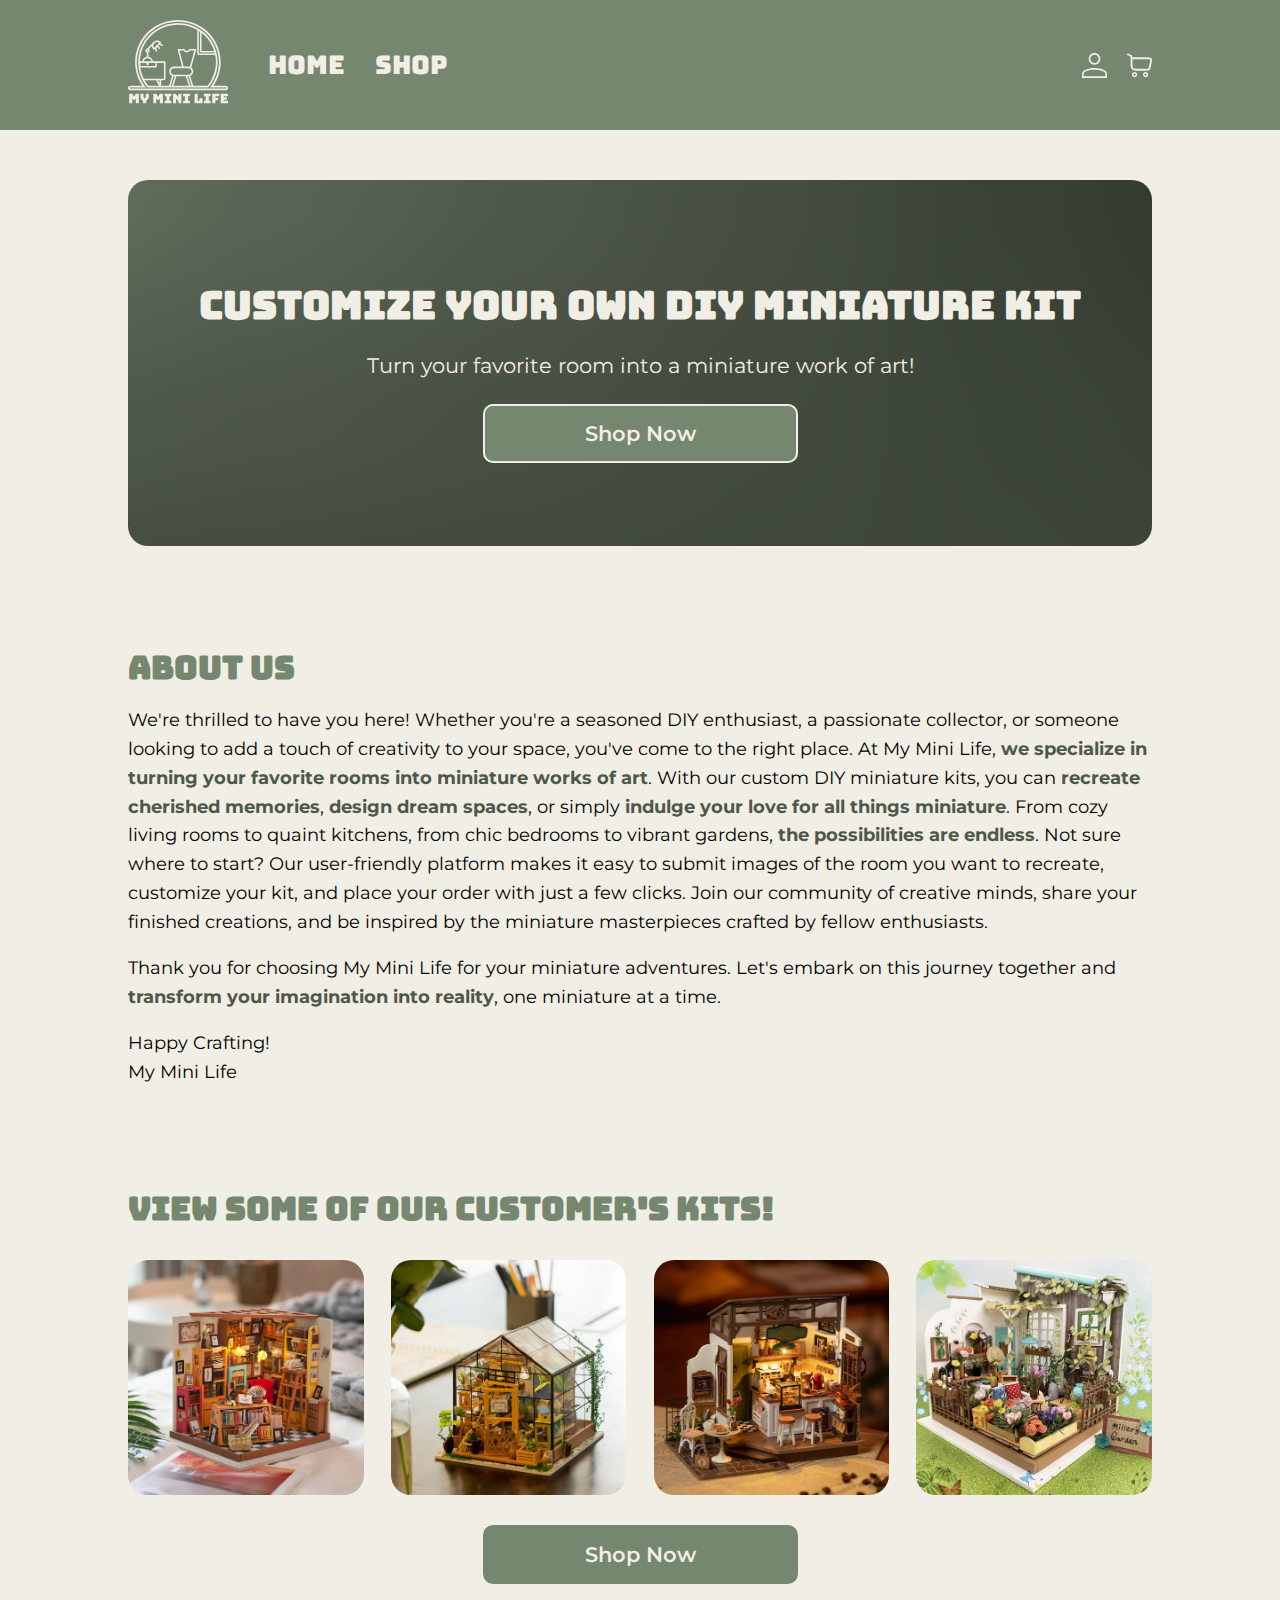
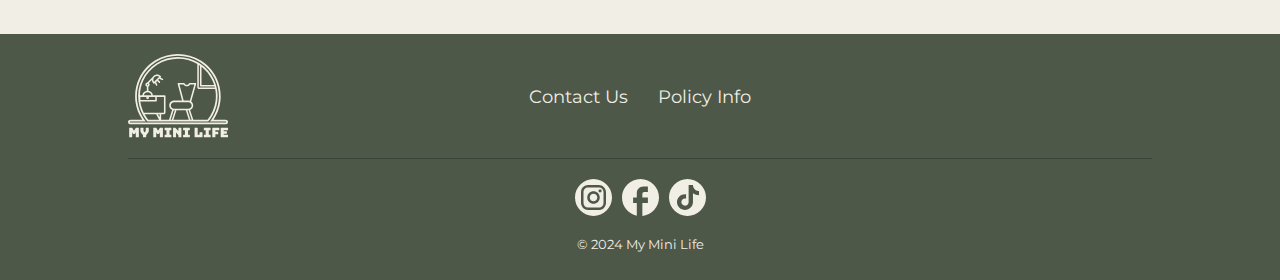
<file: index.html>
<!DOCTYPE html>
<html lang="en">
<head>
    <meta charset="UTF-8">
    <meta name="viewport" content="width=device-width, initial-scale=1.0">
    <title>My Mini Life</title>
    <link rel="stylesheet" href="style.css">
</head>
<body>
    <header>
        <nav>
            <a href="index.html"><img src="images/logo.svg" alt="My Mini Life logo"></a>
            <ul>
                <li><a href="index.html">home</a></li>
                <li><a href="shop.html">shop</a></li>
            </ul>
            <div>
                <img src="images/account.svg" alt="Account" class="nav-icons">
                <img src="images/cart.svg" alt="Shopping cart" class="nav-icons">
            </div>
            <button class="menu-toggle">☰</button>
        </nav>
    </header>
    <section id="banner">
        <h1>Customize your own DIY Miniature Kit</h1>
        <p>Turn your favorite room into a miniature work of art!</p>
        <a href="shop.html" id="banner-button">Shop Now</a>
    </section>
    <section id="about">
        <h2>About Us</h2>
        <p>We're thrilled to have you here! Whether you're a seasoned DIY enthusiast, a passionate collector, or someone looking to add a touch of creativity to your space, you've come to the right place. At My Mini Life, <strong>we specialize in turning your favorite rooms into miniature works of art</strong>. With our custom DIY miniature kits, you can <strong>recreate cherished memories</strong>, <strong>design dream spaces</strong>, or simply <strong>indulge your love for all things miniature</strong>. From cozy living rooms to quaint kitchens, from chic bedrooms to vibrant gardens, <strong>the possibilities are endless</strong>. Not sure where to start? Our user-friendly platform makes it easy to submit images of the room you want to recreate, customize your kit, and place your order with just a few clicks. Join our community of creative minds, share your finished creations, and be inspired by the miniature masterpieces crafted by fellow enthusiasts.</p>
        <p>Thank you for choosing My Mini Life for your miniature adventures. Let's embark on this journey together and <strong>transform your imagination into reality</strong>, one miniature at a time.</p>
        <p>Happy Crafting!<br>My Mini Life</p>
    </section>
    <section>
        <h2>View some of our customer's kits!</h2>
        <div id="view-kits">
            <img src="images/kit1.png" alt="Library miniature kit" class="kits">
            <img src="images/kit2.png" alt="Greenhouse minature kit" class="kits">
            <img src="images/kit3.png" alt="Cafe minature kit" class="kits">
            <img src="images/kit4.png" alt="Garden minature kit" class="kits">
        </div>
        <div id="center-container">
            <a href="shop.html" class="button">Shop Now</a>
        </div>
    </section>
    <footer>
        <img src="images/logo.svg" alt="My Mini Life logo">
        <ul>
            <li>Contact Us</li>
            <li>Policy Info</li>
        </ul>
        <div class="spacer"></div>
        <div id="socials">
            <div id="socials-icons">
                <img src="images/instagram.svg" alt="Instagram">
                <img src="images/facebook.svg" alt="Facebook">
                <img src="images/tiktok.svg" alt="TikTok">   
            </div>
            <p>© 2024 My Mini Life</p>
        </div>
    </footer>
    <script src="script.js"></script>
</body>
</html>
</file>
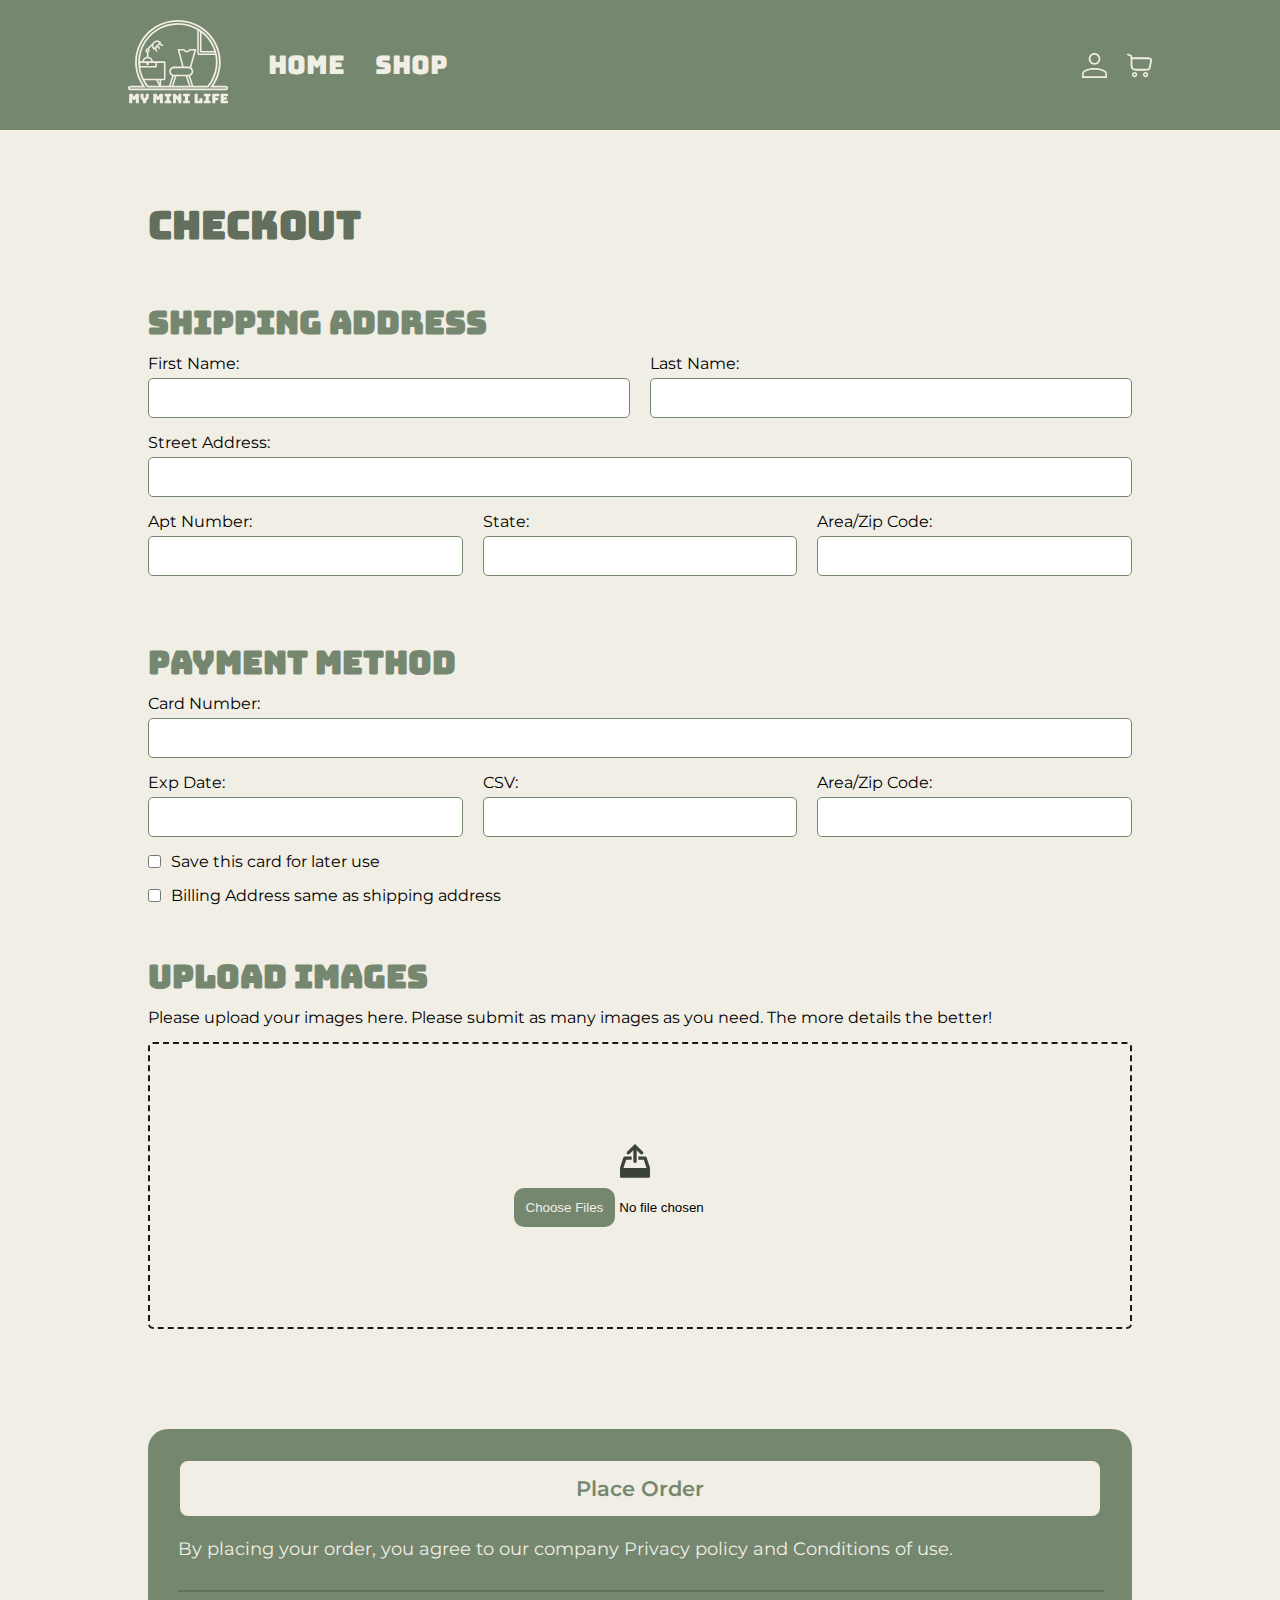
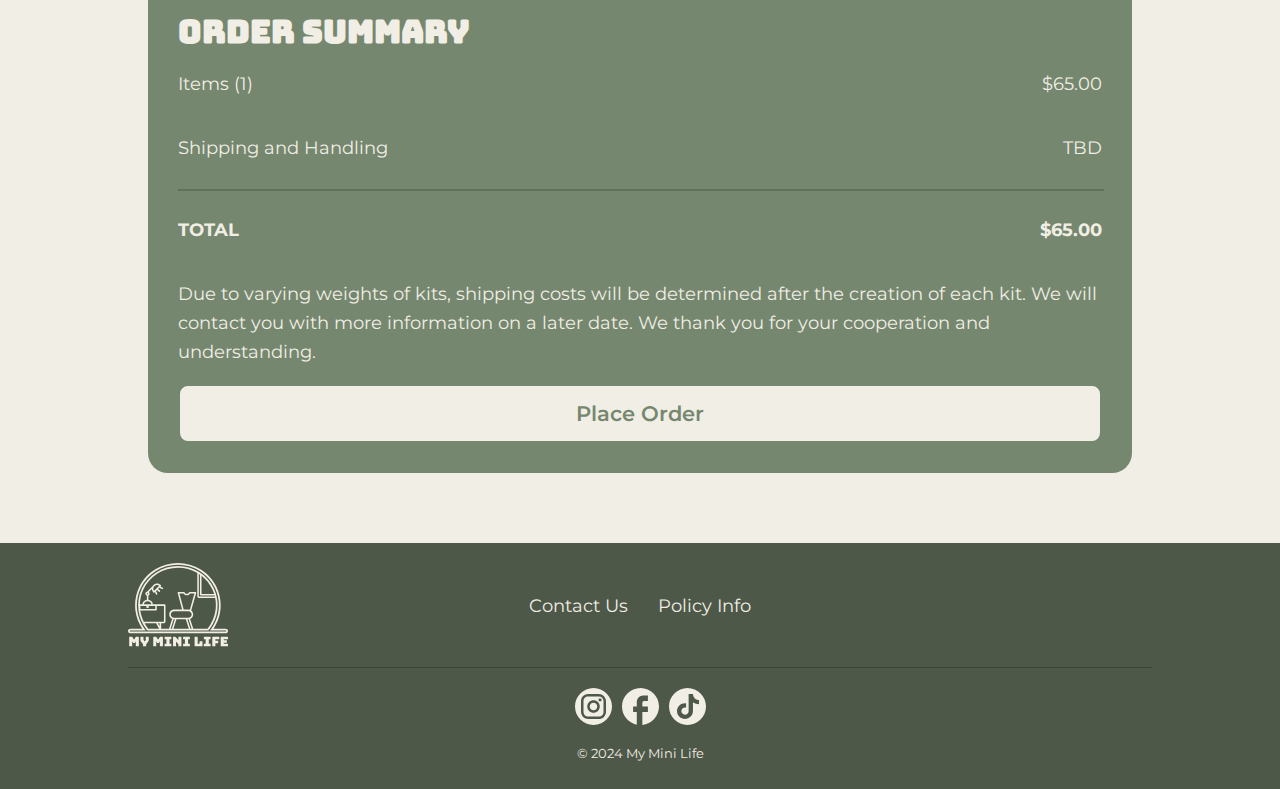
<file: checkout.html>
<!DOCTYPE html>
<html lang="en">
<head>
    <meta charset="UTF-8">
    <meta name="viewport" content="width=device-width, initial-scale=1.0">
    <title>Checkout - My Mini Life</title>
    <link rel="stylesheet" href="style.css">
</head>
<body>
    <header>
        <nav>
            <a href="index.html"><img src="images/logo.svg" alt="My Mini Life logo"></a>
            <ul>
                <li><a href="index.html">home</a></li>
                <li><a href="shop.html">shop</a></li>
            </ul>
            <div>
                <img src="images/account.svg" alt="Account" class="nav-icons">
                <img src="images/cart.svg" alt="Shopping cart" class="nav-icons">
            </div>
            <button class="menu-toggle">☰</button>
        </nav>
    </header>
    <section id="checkout">
        <div id="checkout-form">
            <h1>Checkout</h1>
            <h2 id="h2-1">Shipping Address</h2>
            <form>
                <div class="inputs-col">
                    <label>First Name:<input type="text"></label>
                    <label>Last Name:<input type="text"></label>
                </div>
                <label>Street Address:<input type="text"></label>
                <div class="inputs-col">
                    <label>Apt Number:<input type="text"></label>
                    <label>State:<input type="text"></label>
                    <label>Area/Zip Code:<input type="number"></label>
                </div>
            </form>
            <form>
                <h2>Payment Method</h2>
                <label>Card Number:<input type="number"></label>
                <div class="inputs-col">
                    <label>Exp Date:<input type="text"></label> <!-- would have used the month input, but it wasn't very customizable :( (it looked weird on mobile)-->
                    <label>CSV:<input type="number"></label>
                    <label>Area/Zip Code:<input type="number"></label>
                </div>
                <label class="checkbox"><input type="checkbox"> Save this card for later use</label>
                <label class="checkbox"><input type="checkbox"> Billing Address same as shipping address</label>
            </form>
            <h2>Upload Images</h2>
            <label>Please upload your images here. Please submit as many images as you need. The more details the better!</label>
                <div id="upload">
                    <img src="images/upload.svg" alt="Upload images">
                    <input type="file" accept=".jpg, .jpeg, .png" multiple>
                </div>
        </div>
        <div id="order-summary">
            <a href="thank-you.html" class="button">Place Order</a>
            <p>By placing your order, you agree to our company Privacy policy and Conditions of use.</p>
            <hr>
            <h2>Order Summary</h2>
            <div class="order">
                <p>Items (1)</p>
                <p>$65.00</p>
            </div>
            <div class="order">
                <p>Shipping and Handling</p>
                <p>TBD</p>
            </div>
            <hr>
            <div class="order">
                <p><strong class="total">Total</strong></p>
                <p><strong class="total">$65.00</strong></p>
            </div>
            <p>Due to varying weights of kits, shipping costs will be determined after the creation of each kit. We will contact you with more information on a later date. We thank you for your cooperation and understanding.</p>
            <a href="thank-you.html" class="button">Place Order</a>
        </div>
    </section>
    <footer>
        <img src="images/logo.svg" alt="My Mini Life logo">
        <ul>
            <li>Contact Us</li>
            <li>Policy Info</li>
        </ul>
        <div class="spacer"></div>
        <div id="socials">
            <div id="socials-icons">
                <img src="images/instagram.svg" alt="Instagram">
                <img src="images/facebook.svg" alt="Facebook">
                <img src="images/tiktok.svg" alt="TikTok">   
            </div>
            <p>© 2024 My Mini Life</p>
        </div>
    </footer>
    <script src="script.js"></script>
</body>
</html>
</file>
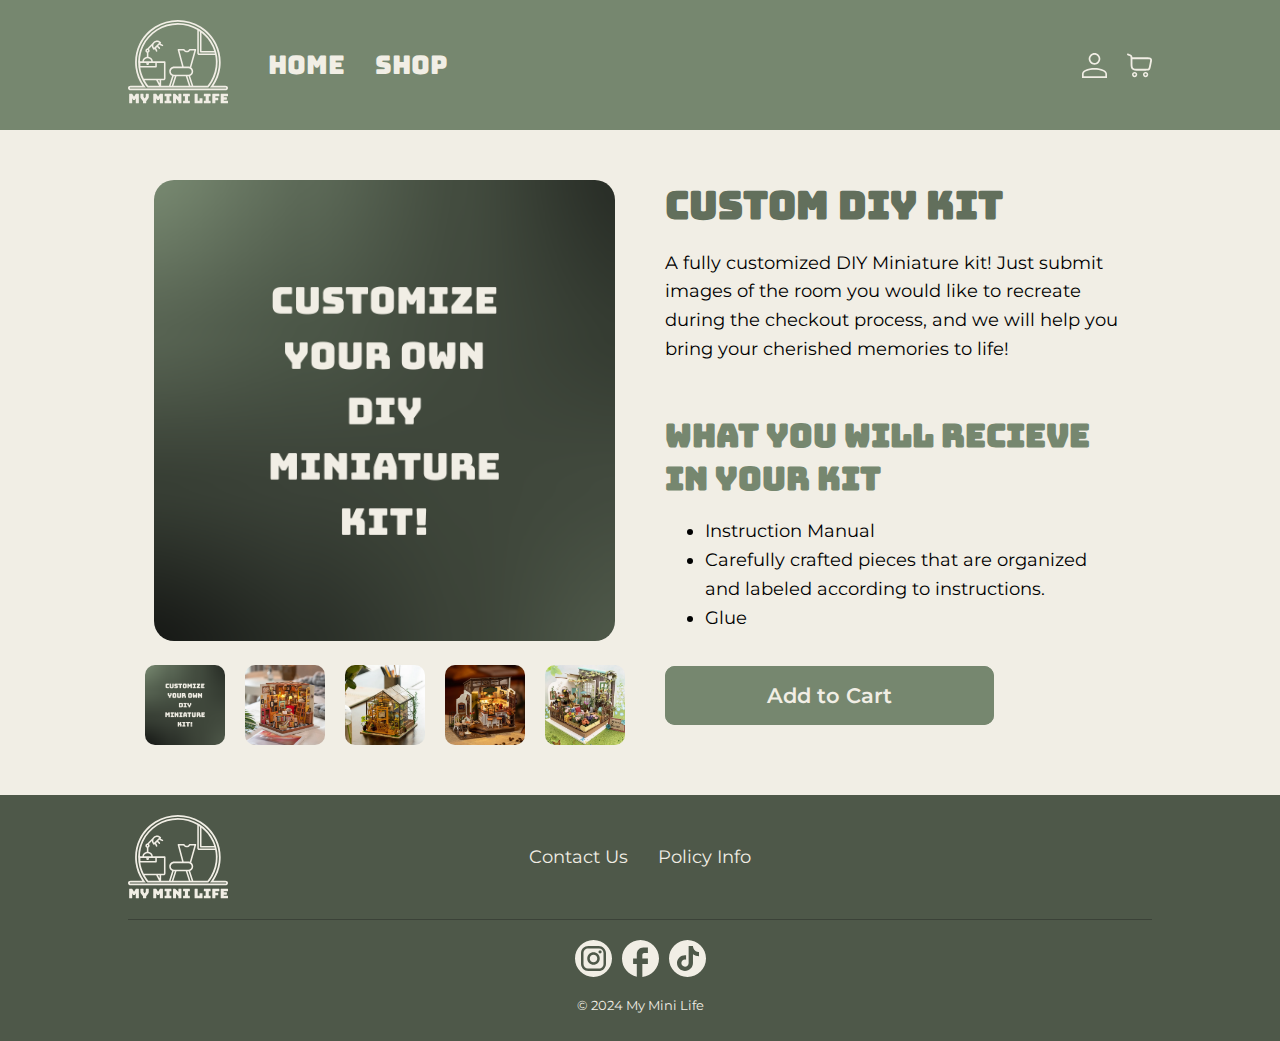
<file: shop.html>
<!DOCTYPE html>
<html lang="en">
<head>
    <meta charset="UTF-8">
    <meta name="viewport" content="width=device-width, initial-scale=1.0">
    <title>Shop - My Mini Life</title>
    <link rel="stylesheet" href="style.css">
</head>
<body>
    <header>
        <nav>
            <a href="index.html"><img src="images/logo.svg" alt="My Mini Life logo"></a>
            <ul>
                <li><a href="index.html">home</a></li>
                <li><a href="shop.html">shop</a></li>
            </ul>
            <div>
                <img src="images/account.svg" alt="Account" class="nav-icons">
                <img src="images/cart.svg" alt="Shopping cart" class="nav-icons">
            </div>
            <button class="menu-toggle">☰</button>
        </nav>
    </header>
    <section id="product">
        <div id="tab-gallery">
            <div id="main-image">
                <img src="images/product.png" alt="Custom Miniature Kit" id="current-image">
            </div>
            <div id="tabs">
                <img src="images/product.png" alt="Custom Miniature Kit" class="tab" data-src="images/product.png">
                <img src="images/kit1.png" alt="Library miniature kit" class="tab" data-src="images/kit1.png">
                <img src="images/kit2.png" alt="Greenhouse minature kit" class="tab" data-src="images/kit2.png">
                <img src="images/kit3.png" alt="Cafe minature kit" class="tab" data-src="images/kit3.png">
                <img src="images/kit4.png" alt="Garden minature kit" class="tab" data-src="images/kit4.png">
            </div>
        </div>
        <div id="product-info">
            <div id="description">
                <h1>Custom DIY Kit</h1>
                <p>A fully customized DIY Miniature kit! Just submit images of the room you would like to recreate during the checkout process, and we will help you bring your cherished memories to life!</p>
            </div>
            <div id="materials">
                <h2>What You Will Recieve in Your Kit</h2>
                <ul>
                    <li>Instruction Manual</li>
                    <li>Carefully crafted pieces that are organized and labeled according to instructions.</li>
                    <li>Glue</li>
                </ul>
            </div>
            <a href="checkout.html" class="button">Add to Cart</a>
        </div>
    </section>
    <footer>
        <img src="images/logo.svg" alt="My Mini Life logo">
        <ul>
            <li>Contact Us</li>
            <li>Policy Info</li>
        </ul>
        <div class="spacer"></div>
        <div id="socials">
            <div id="socials-icons">
                <img src="images/instagram.svg" alt="Instagram">
                <img src="images/facebook.svg" alt="Facebook">
                <img src="images/tiktok.svg" alt="TikTok">   
            </div>
            <p>© 2024 My Mini Life</p>
        </div>
    </footer>
    <script src="script.js"></script>
</body>
</html>
</file>
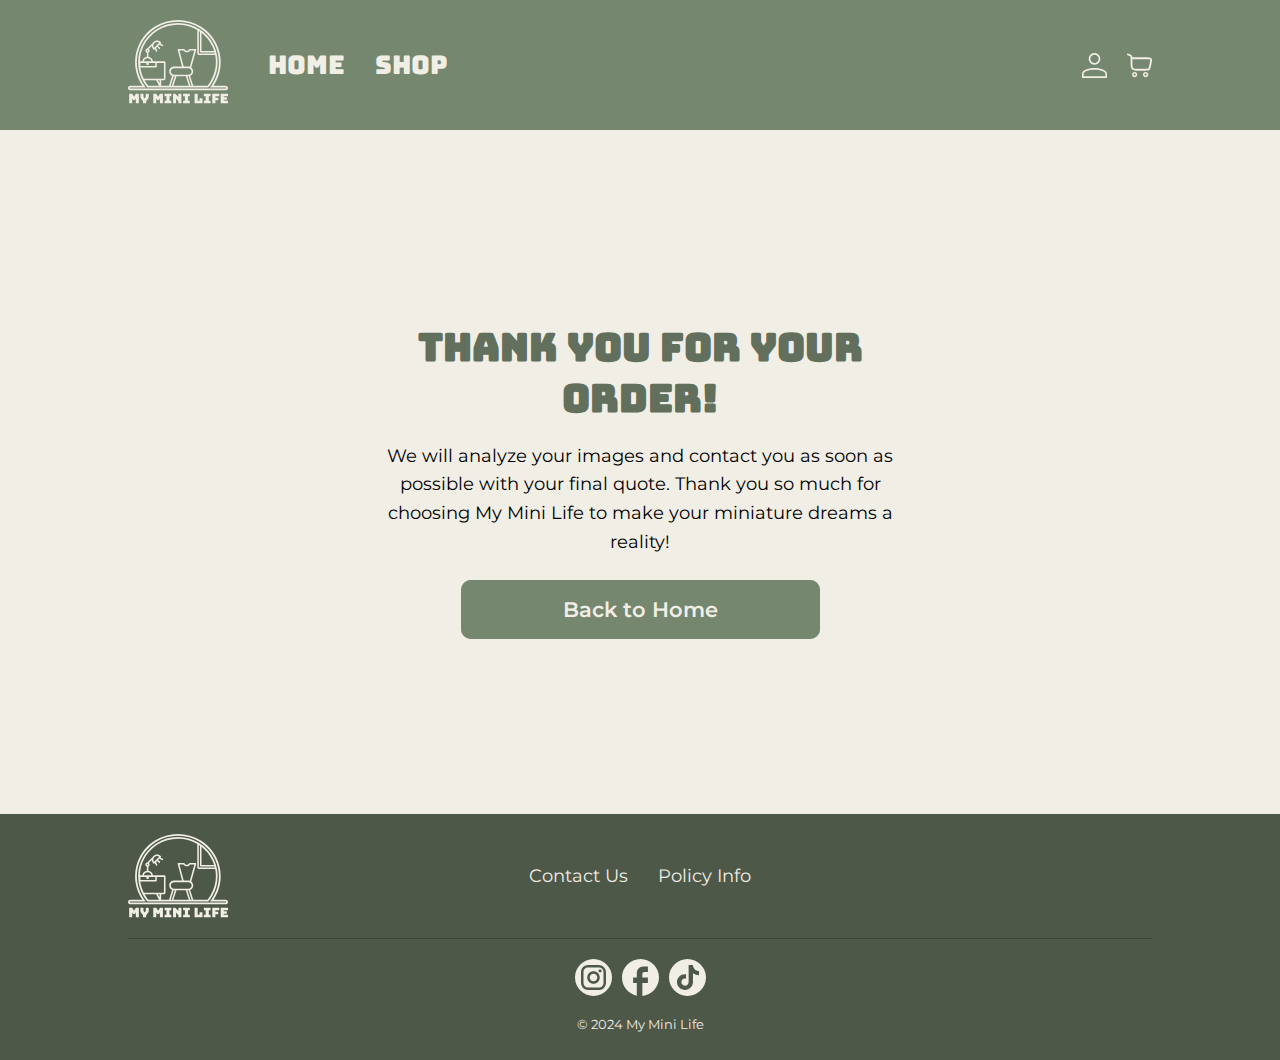
<file: thank-you.html>
<!DOCTYPE html>
<html lang="en">
<head>
    <meta charset="UTF-8">
    <meta name="viewport" content="width=device-width, initial-scale=1.0">
    <title>Thank You! - My Mini Life</title>
    <link rel="stylesheet" href="style.css">
</head>
<body>
    <header>
        <nav>
            <a href="index.html"><img src="images/logo.svg" alt="My Mini Life logo"></a>
            <ul>
                <li><a href="index.html">home</a></li>
                <li><a href="shop.html">shop</a></li>
            </ul>
            <div>
                <img src="images/account.svg" alt="Account" class="nav-icons">
                <img src="images/cart.svg" alt="Shopping cart" class="nav-icons">
            </div>
            <button class="menu-toggle">☰</button>
        </nav>
    </header>
    <section id="thank-you">
        <h1>Thank you for your order!</h1>
        <p>We will analyze your images and contact you as soon as possible with your final quote. Thank you so much for choosing My Mini Life to make your miniature dreams a reality!</p>
        <a href="index.html" class="button">Back to Home</a>
    </section>
    <footer>
        <img src="images/logo.svg" alt="My Mini Life logo">
        <ul>
            <li>Contact Us</li>
            <li>Policy Info</li>
        </ul>
        <div class="spacer"></div>
        <div id="socials">
            <div id="socials-icons">
                <img src="images/instagram.svg" alt="Instagram">
                <img src="images/facebook.svg" alt="Facebook">
                <img src="images/tiktok.svg" alt="TikTok">   
            </div>
            <p>© 2024 My Mini Life</p>
        </div>
    </footer>
    <script src="script.js"></script>
</body>
</html>
</file>
<file: style.css>
@import url('https://fonts.googleapis.com/css2?family=Bungee&family=Montserrat:ital,wght@0,100..900;1,100..900&display=swap');

:root {
/** Primary colors */
--color-primary-a0: #f1eee5;
--color-primary-a10: #c4c2bb;
--color-primary-a20: #9a9892;
--color-primary-a30: #71706c;
--color-primary-a40: #4b4a47;
--color-primary-a50: #272726;

/** Accent colors */
--color-accent-a0: #76876f;
--color-accent-a10: #626f5c;
--color-accent-a20: #4e5849;
--color-accent-a30: #3b4238;
--color-accent-a40: #292e27;
--color-accent-a50: #181a17;

/** Neutral colors 
--color-neutral-a0: #ffffff;
--color-neutral-a10: #c6c6c6;
--color-neutral-a20: #919191;
--color-neutral-a30: #5e5e5e;
--color-neutral-a40: #303030;
--color-neutral-a50: #000000;*/
}

body {
    font-family: 'Montserrat', Arial, Helvetica, sans-serif;
    background-color: var(--color-primary-a0);
    margin: 0 auto;
}

section {
    margin: 0 10%;
}

h1 {
    font-family: 'Bungee', 'Montserrat', Arial, Helvetica, sans-serif;
    color: var(--color-accent-a10);
    font-size: 2.4rem;
    margin: 0;
}

h2 {
    font-family: 'Bungee', 'Montserrat', Arial, Helvetica, sans-serif;
    font-size: 2rem;
    color: var(--color-accent-a0);
    margin: 0 ;
}

p {
    font-size: 1.1rem;
    line-height: 1.8rem;
}


/* ----- HEADER -----*/
header {
    background-color: var(--color-accent-a0);
    position: sticky;
    top: 0;
    padding: 20px 10%;
}

nav {
    display: flex;
    align-items: center;
    justify-content: space-between;
    flex-wrap: wrap;
}

nav ul  {
    display: flex;
    justify-content: flex-start;
    flex-grow: 1;
    gap: 30px;
    list-style: none;
    font-family: 'Bungee', 'Montserrat', Arial, Helvetica, sans-serif;
    text-transform: uppercase;
}

nav a {
    text-decoration: none;
    color: var(--color-primary-a0);
    font-size: 1.6rem;
}

nav a:hover {
    text-decoration: underline;
    text-underline-offset: 7px;
}

nav div {
    display: flex;
    gap: 20px;
}

.nav-icons {
    width: 25px;
}

.nav-icons:hover {
    transform: scale(1.1);
}

.menu-toggle {
    display: none;
}


/* ----- FOOTER -----*/
footer {
    background-color: var(--color-accent-a20);
    color: var(--color-primary-a0);
    display: flex;
    justify-content: space-between;
    align-items: center;
    flex: 0 0 auto;
    flex-wrap: wrap;
    padding: 20px 10%;
}

footer ul {
    display: flex;
    list-style: none;
    align-items: center;
    justify-content: center;
    flex: 1;
    text-align: center;
    padding: 0;
    gap: 30px;
    font-size: 1.1rem;
}

.spacer {
    width: 100px;
}

#socials {
    width: 100%;
    display: flex;
    flex-direction: column;
    align-items: center;
    justify-content: center;
    gap: 10px;
    border-top: 1px solid var(--color-accent-a30);
    padding-top: 20px;
    margin-top: 20px;
}

#socials-icons {
    display: flex;
    gap: 10px;
    margin-bottom: 5px;
}

footer p {
    margin: 0;
    font-size: .8rem;
}


/* ----- HOME -----*/
#banner {
    background-image: url(images/banner.png);
    background-repeat: no-repeat;
    background-size: cover;
    background-position: center;
    text-align: center;
    padding: 100px 50px;
    margin: 50px 10% 100px;
    border-radius: 20px;
    color: var(--color-primary-a0);
}

#banner h1 {
    color: var(--color-primary-a0);
}

#banner p {
    font-size: 1.3rem;
    margin-bottom: 40px;
}

#banner-button {
    background-color: var(--color-accent-a0);
    font-family: 'Montserrat', Arial, Helvetica, sans-serif;
    font-size: 1.3rem;
    padding: 15px 100px;
    border: 2px solid var(--color-primary-a0);
    border-radius: 10px;
    font-weight: 600;
    color: var(--color-primary-a0);
    text-decoration: none;
}

#banner-button:hover {
    cursor: pointer;
    background-color: var(--color-accent-a0) 0%;
}

#about {
    margin-bottom: 100px;
}

strong {
    color: var(--color-accent-a20);
}

#view-kits {
   display: flex;
   justify-content: space-between;
   flex-wrap: wrap;
   gap: 20px;
   margin: 30px 0;
}

.kits {
    width: 23%;
    border-radius: 20px;
    transition: transform 0.3s ease;
}

.kits:hover {
    transform: scale(1.05);
}

#center-container {
    display: flex;
    justify-content: center;
    align-items: center;
    margin: 30px 30px 50px;
}

.button {
    background-color: var(--color-accent-a0);
    color: var(--color-primary-a0);
    font-family: 'Montserrat', Arial, Helvetica, sans-serif;
    font-weight: 600;
    font-size: 1.3rem;
    border: 2px solid var(--color-accent-a0);
    padding: 15px 100px;
    border-radius: 10px;
    text-decoration: none;
    text-align: center;
}

.button:hover {
    cursor: pointer;
    background-color: var(--color-accent-a0) 0%;
    border: 2px solid var(--color-accent-a0);
    color: var(--color-accent-a0);
}


/* ----- SHOP -----*/
#product {
    display: flex;
    flex-wrap: wrap;
    justify-content: center;
    align-items: flex-start;
    gap: 50px;
    margin: 50px 10%;
}

#tab-gallery {
    display: flex;
    flex-direction: column;
    align-items: center;
    gap: 20px;
    width: 45%;
    min-width: 300px;
}

#main-image {
    width: 100%;
    text-align: center;
}

#main-image img {
    width: 100%;
    max-width: 100%;
    border-radius: 20px;
}

#tabs {
    display: flex;
    justify-content: center;
    gap: 20px;
    width: 100%;
}

#tabs .tab {
    width: 80px;
    border-radius: 10px;
    cursor: pointer;
    transition: transform 0.2s;
}

#tabs .tab:hover {
    transform: scale(1.1);
}

#product-info {
    width: 45%;
    min-width: 300px;
}

#product ul {
    font-size: 1.1rem;
    line-height: 1.8rem;
}

#description, #materials {
    margin-bottom: 50px;
}


/* ----- CHECKOUT -----*/
#checkout {
    display: flex;
    flex-wrap: wrap;
    gap: 100px;
    padding: 20px;
    margin: 50px 10%;
}

#checkout-form {
    flex: 2 60%;
    min-width: 200px;
}

#order-summary {
    flex: 1 20%;
    min-width: 200px;
}

#checkout-form label {
    display: flex;
    flex-direction: column;
    margin-bottom: 15px;
    font-size: 1rem;
}

#checkout-form input[type="text"], 
#checkout-form input[type="number"] {
    padding: 10px;
    border: 1px solid var(--color-accent-a0);
    border-radius: 5px;
    font-size: 1rem;
    margin-top: 5px;
    transition: all 0.2s ease;
}

input[type="text"]:focus, 
input[type="number"]:focus {
    border: 2px solid var(--color-accent-a0);
    box-shadow: 0 0 3px var(--color-accent-a0);
    outline: none;
}

.inputs-col {
    display: flex;
    gap: 20px;
}

.inputs-col label {
    flex: 1;
}

.checkbox {
    display: flex;
    flex-direction: row !important;
    align-items: center;
    gap: 10px;
    cursor: pointer;
}

.checkbox input[type="checkbox"] {
    margin: 0;
    cursor: pointer;
    accent-color: var(--color-accent-a0);
    border: 1px solid var(--color-accent-a0);
    border-radius: 5px;
}

#checkout-form img {
    max-width: 30px;
    vertical-align: middle;
    margin-right: 10px;
}

#checkout-form h2 {
    margin-top: 50px;
    margin-bottom: 10px;
}

#order-summary {
    display: flex;
    flex-direction: column;
    justify-content: flex-start;
    background-color: var(--color-accent-a0);
    padding: 30px;
    border-radius: 20px;
    color: var(--color-primary-a0);
}

#order-summary hr {
    width: 100%;
    border: 1px solid var(--color-accent-a10);
}

#order-summary h2 {
    color: var(--color-primary-a0);
    margin-top: 10px;
}

#order-summary .button {
    background-color: var(--color-primary-a0);
    color: var(--color-accent-a0);
    border: 2px solid var(--color-accent-a0);
    padding: 15px 50px;
}

#order-summary .button:hover {
    background-color: var(--color-primary-a0) 0%;
    border: 2px solid var(--color-primary-a0);
    color: var(--color-primary-a0);
}

.order {
    display: flex;
    flex-direction: row;
    justify-content: space-between;
}

.total {
    color: var(--color-primary-a0);
    text-transform: uppercase;
}

#upload {
    display: flex;
    flex-direction: column;
    align-items: center;
    justify-content: center;
    padding: 100px;
    gap: 10px;
    margin-top: 10px;
    border: 2px dashed var(--color-accent-a50);
    cursor: pointer;
    border-radius: 5px;
}

::file-selector-button {
    background-color: var(--color-accent-a0);
    border: 2px solid var(--color-accent-a0);
    color: var(--color-primary-a0);
    padding: 10px;
    border-radius: 10px;
}

::file-selector-button:hover {
    background-color: var(--color-accent-a0) 0%;
    border: 2px solid var(--color-accent-a0);
    color: var(--color-accent-a0);
    cursor: pointer;
}

/* ----- THANK YOU -----*/
#thank-you {
    text-align: center;
    margin: 15% 30%;
}

#thank-you p {
    margin-bottom: 40px;
}


/* ----- RESPPONSIVE MEDIA -----*/
@media (max-width: 1410px) {
    #checkout {
        flex-direction: column;
    }
}

@media (max-width: 1100px) {
    #tab-gallery, #product-info {
        width: 90%;
    }
}

@media (max-width: 936px) {
    #view-kits {
        flex-direction: row;
        justify-content: space-around;
    }
    
    .kits {
        width: 45%;
    }

    #thank-you {
        margin: 20%;
    }
}

@media (max-width: 768px) {
    #banner {
        padding: 50px 30px;
    }

    #banner-button {
        padding: 15px 50px;
    }
    
    nav {
        flex-direction: row;
        align-items: center;
        justify-content: space-between;
    }

    nav ul {
        display: none;
        flex-direction: column;
        gap: 10px;
        width: 100%;
        background-color: var(--color-accent-a0);
        padding: 10px;
        border-radius: 10px;
    }

    nav div {
        flex-grow: 1;
        justify-content: flex-end;
    }

    nav ul.active {
        display: flex;
        order: 2;
        align-items: flex-end;
    }

    .menu-toggle {
        display: block;
        background: none;
        border: none;
        font-size: 2rem;
        color: var(--color-primary-a0);
        cursor: pointer;
        margin-left: 10px;
    }

    #view-kits {
        flex-direction: column;
        align-items: center;
    }

    .kits {
        width: 100%;
        margin-bottom: 20px;
    }

    #center-container {
        margin: 0px 0px 50px;
    }

    .spacer {
        display: none;
    }

    #tab-gallery {
        width: 90%;
    }

    #tabs .tab {
        width: 50px;
    }

    #tabs {
        gap: 10px;
    }

    #checkout {
        flex-direction: column;
    }

    #checkout-form {
        width: 100%;
    }

    #product .button {
        padding: 15px 80px;
    }

    .inputs-col {
        flex-direction: column;
        gap: 0;
    }

    #order-summary .button {
        padding: 15px 30px;
    }

    #thank-you {
        margin: 30% 10%;
    }
}

@media (max-width: 450px) {
    #thank-you .button {
        padding: 15px 50px;
    }
}
</file>
